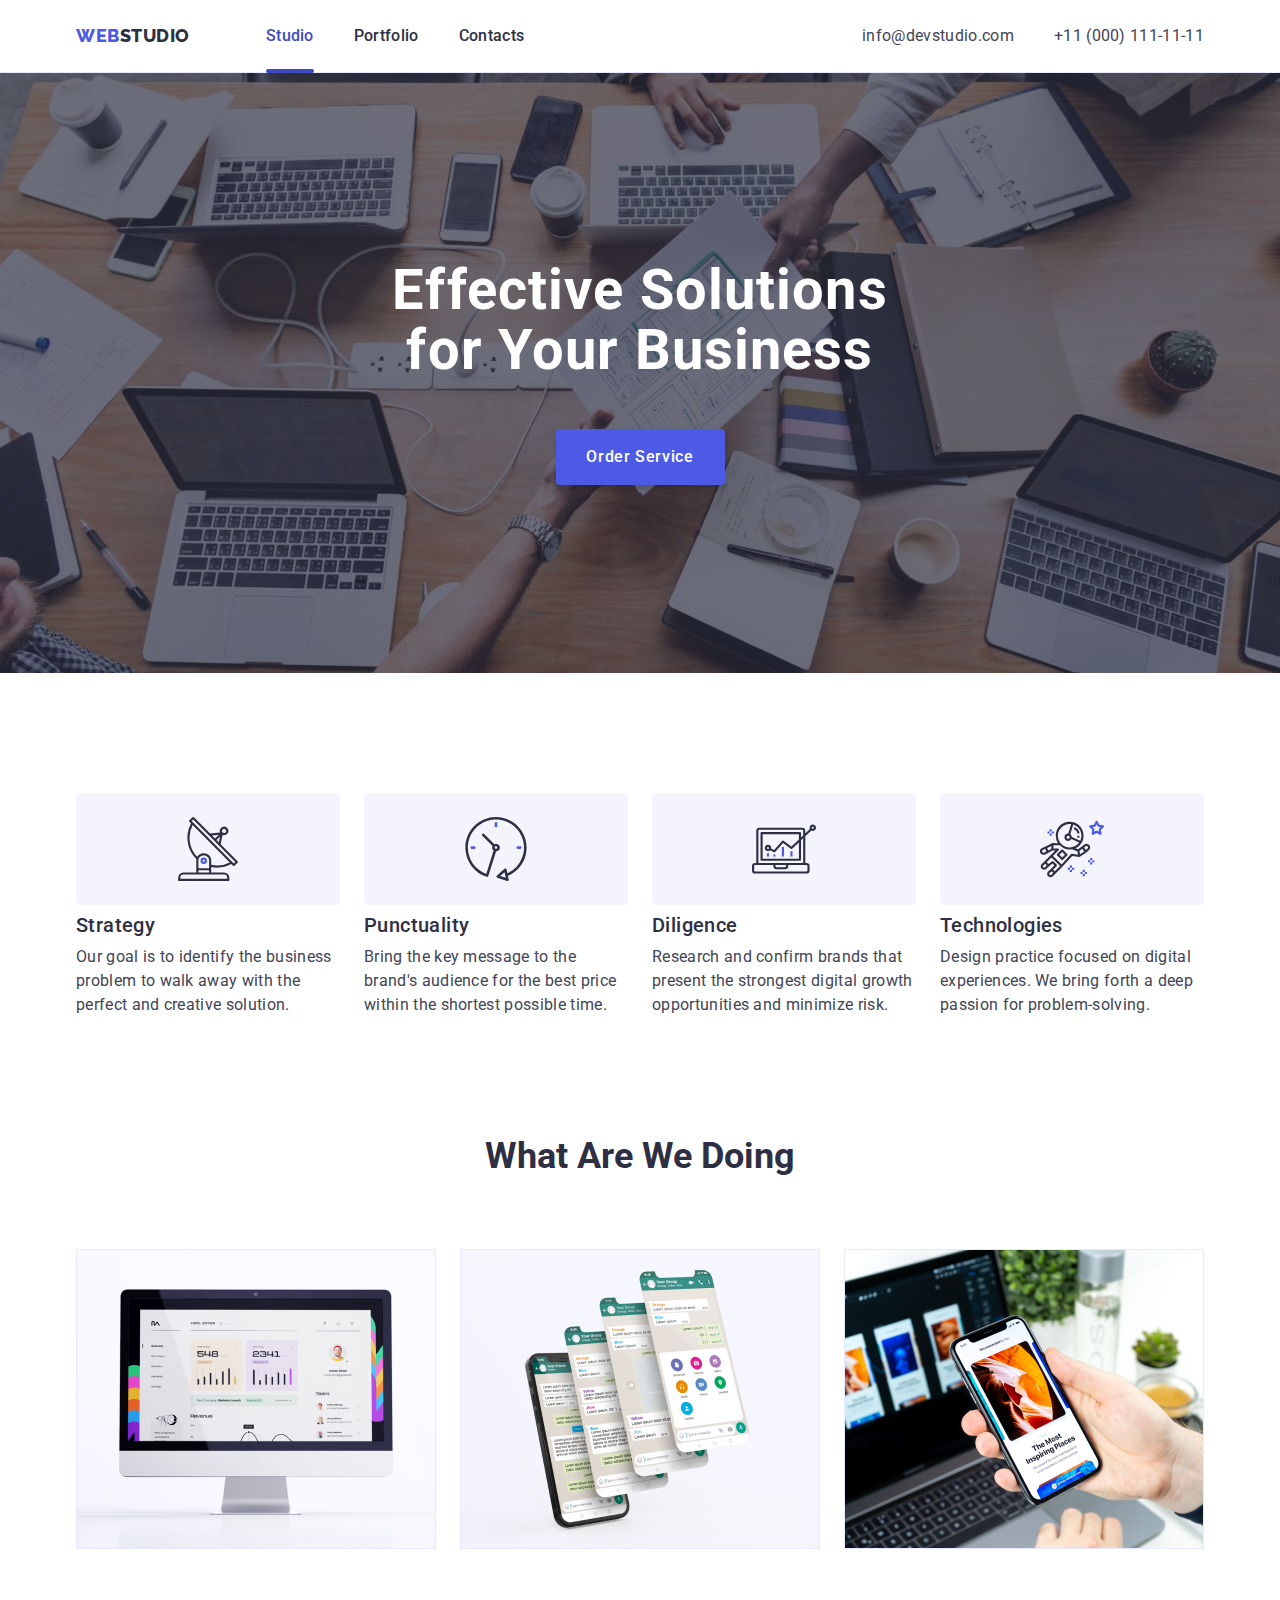
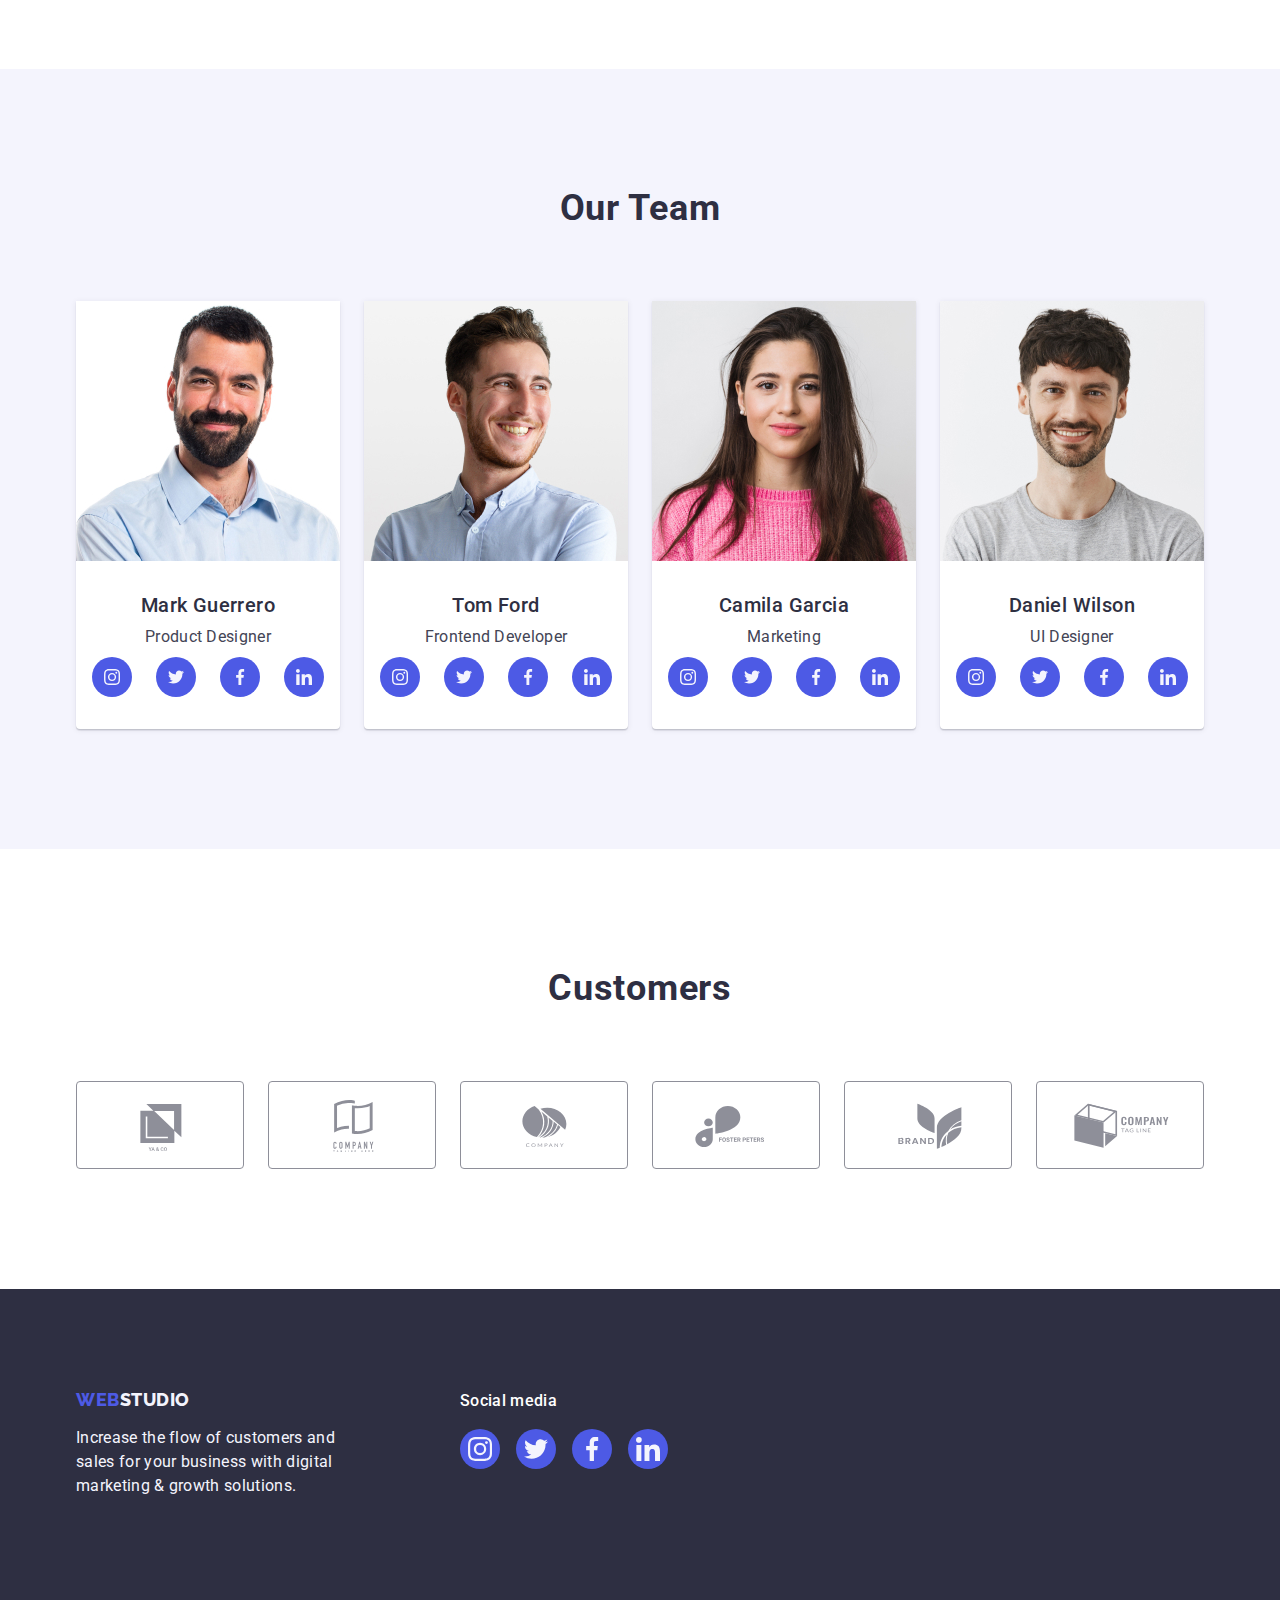
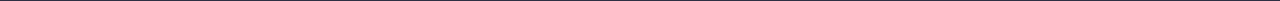
<file: index.html>
<!DOCTYPE html>
<html lang="en">
  <head>
    <meta charset="UTF-8" />
    <meta http-equiv="X-UA-Compatible" content="IE=edge" />
    <meta name="viewport" content="width=device-width, initial-scale=1.0" />
    <link
      rel="stylesheet"
      href="https://cdn.jsdelivr.net/npm/modern-normalize@1.1.0/modern-normalize.min.css"
    />
    <link rel="preconnect" href="https://fonts.googleapis.com" />
    <link rel="preconnect" href="https://fonts.gstatic.com" crossorigin />
    <link
      href="https://fonts.googleapis.com/css2?family=Raleway:wght@800&family=Roboto:wght@400;500;700;900&display=swap"
      rel="stylesheet"
    />
    <link
      rel="stylesheet"
      href="https://cdnjs.cloudflare.com/ajax/libs/modern-normalize/2.0.0/modern-normalize.min.css"
      integrity="sha512-4xo8blKMVCiXpTaLzQSLSw3KFOVPWhm/TRtuPVc4WG6kUgjH6J03IBuG7JZPkcWMxJ5huwaBpOpnwYElP/m6wg=="
      crossorigin="anonymous"
      referrerpolicy="no-referrer"
    />
    <link rel="stylesheet" href="./css/styles.css" />

    <title>WebStudio</title>
  </head>

  <body>
    <!-- Header -->
    <header class="header-main">
      <div class="page-nav container">
        <nav class="nav-logo">
          <a class="main-logo link" href="./index.html"
            >Web<span class="web-logo">Studio</span></a
          >
          <ul class="main-spisok list">
            <li>
              <a class="current spisok-item link" href="./index.html">Studio</a>
            </li>
            <li>
              <a class="spisok-item link" href="./portfolio.html">Portfolio</a>
            </li>
            <li>
              <a class="spisok-item link" href="">Contacts</a>
            </li>
          </ul>
        </nav>
        <address class="main-contacts">
          <ul class="contacts list">
            <li>
              <a class="link" href="mailto:info@devstudio.com"
                >info@devstudio.com</a
              >
            </li>
            <li>
              <a class="link" href="tel:+110001111111">+11 (000) 111-11-11</a>
            </li>
          </ul>
        </address>
      </div>
    </header>

    <main>
      <!-- Main page -->
      <section class="main-content">
        <div class="container">
          <h1 class="main-title">Effective Solutions for Your Business</h1>
          <button data-modal-open class="order-service" type="button">
            Order Service
          </button>
        </div>
      </section>

      <!-- Section2-->
      <section class="section-two">
        <div class="container">
          <h2 class="title-sect-two visually-hidden">Section 2</h2>
          <ul class="list-container list">
            <li class="sect-two-item">
              <div class="cont-icon">
                <svg class="icon" width="64" height="64">
                  <use href="./images/icons.svg#icon-antenna"></use>
                </svg>
              </div>
              <h3 class="sect-two-subtitle">Strategy</h3>
              <p class="sect-two-parag">
                Our goal is to identify the business problem to walk away with
                the perfect and creative solution.
              </p>
            </li>
            <li class="sect-two-item">
              <div class="cont-icon">
                <svg class="icon" width="64" height="64">
                  <use href="./images/icons.svg#icon-clock"></use>
                </svg>
              </div>
              <h3 class="sect-two-subtitle">Punctuality</h3>
              <p class="sect-two-parag">
                Bring the key message to the brand's audience for the best price
                within the shortest possible time.
              </p>
            </li>
            <li class="sect-two-item">
              <div class="cont-icon">
                <svg class="icon" width="64" height="64">
                  <use href="./images/icons.svg#icon-diagram"></use>
                </svg>
              </div>
              <h3 class="sect-two-subtitle">Diligence</h3>
              <p class="sect-two-parag">
                Research and confirm brands that present the strongest digital
                growth opportunities and minimize risk.
              </p>
            </li>
            <li class="sect-two-item">
              <div class="cont-icon">
                <svg class="icon" width="64" height="64">
                  <use href="./images/icons.svg#icon-astronaut"></use>
                </svg>
              </div>
              <h3 class="sect-two-subtitle">Technologies</h3>
              <p class="sect-two-parag">
                Design practice focused on digital experiences. We bring forth a
                deep passion for problem-solving.
              </p>
            </li>
          </ul>
        </div>
      </section>

      <!-- What are we doing -->
      <section class="section-three">
        <div class="container">
          <h2 class="title-sect-doing">What are we doing</h2>
          <ul class="list-doing list">
            <li class="list-item">
              <img
                src="./images/img1.jpg"
                alt="Monitor"
                width="360"
                height="300"
              />
            </li>
            <li class="list-item">
              <img
                src="./images/img2.jpg"
                alt="Smartphone"
                width="360"
                height="300"
              />
            </li>
            <li class="list-item">
              <img
                src="./images/img3.jpg"
                alt="Application"
                width="360"
                height="300"
              />
            </li>
          </ul>
        </div>
      </section>

      <!-- Our Team -->
      <section class="our-team">
        <div class="container">
          <h2 class="title-our-team">Our Team</h2>
          <ul class="team-container list">
            <li class="foto">
              <img
                src="./images/img-guerrero.jpg"
                alt="Mark Guerrero"
                width="264"
                height="260"
              />
              <div class="title-item">
                <h3 class="team-subtitle">Mark Guerrero</h3>
                <p class="our-team-parag">Product Designer</p>
                <ul class="menu-soc">
                  <li class="menu-soc-item">
                    <a
                      class="mini-soc link"
                      href="https://www.instagram.com/"
                      target="_blank"
                    >
                      <svg class="icon-soc icon" width="16" height="16">
                        <use href="./images/icons.svg#icon-instagram"></use>
                      </svg>
                    </a>
                  </li>
                  <li class="menu-soc-item">
                    <a
                      class="mini-soc link"
                      href="https://www.twitter.com/"
                      target="_blank"
                    >
                      <svg class="icon-soc icon" width="16" height="16">
                        <use href="./images/icons.svg#icon-twitter"></use>
                      </svg>
                    </a>
                  </li>
                  <li class="menu-soc-item">
                    <a
                      class="mini-soc link"
                      href="https://www.facebook.com/"
                      target="_blank"
                    >
                      <svg class="icon-soc icon" width="16" height="16">
                        <use href="./images/icons.svg#icon-facebook"></use>
                      </svg>
                    </a>
                  </li>
                  <li class="menu-soc-item">
                    <a
                      class="mini-soc link"
                      href="https://ua.linkedin.com/"
                      target="_blank"
                    >
                      <svg class="icon-soc icon" width="16" height="16">
                        <use href="./images/icons.svg#icon-linkedin"></use>
                      </svg>
                    </a>
                  </li>
                </ul>
              </div>
            </li>
            <li class="foto">
              <img
                src="./images/img-ford.jpg"
                alt="Tom Ford"
                width="264"
                height="260"
              />
              <div class="title-item">
                <h3 class="team-subtitle">Tom Ford</h3>
                <p class="our-team-parag">Frontend Developer</p>

                <ul class="menu-soc">
                  <li class="menu-soc-item">
                    <a
                      class="mini-soc link"
                      href="https://www.instagram.com/"
                      target="_blank"
                    >
                      <svg class="icon-soc icon" width="16" height="16">
                        <use href="./images/icons.svg#icon-instagram"></use>
                      </svg>
                    </a>
                  </li>
                  <li class="menu-soc-item">
                    <a
                      class="mini-soc link"
                      href="https://www.twitter.com/"
                      target="_blank"
                    >
                      <svg class="icon-soc icon" width="16" height="16">
                        <use href="./images/icons.svg#icon-twitter"></use>
                      </svg>
                    </a>
                  </li>
                  <li class="menu-soc-item">
                    <a
                      class="mini-soc link"
                      href="https://www.facebook.com/"
                      target="_blank"
                    >
                      <svg class="icon-soc icon" width="16" height="16">
                        <use href="./images/icons.svg#icon-facebook"></use>
                      </svg>
                    </a>
                  </li>
                  <li class="menu-soc-item">
                    <a
                      class="mini-soc link"
                      href="https://ua.linkedin.com/"
                      target="_blank"
                    >
                      <svg class="icon-soc icon" width="16" height="16">
                        <use href="./images/icons.svg#icon-linkedin"></use>
                      </svg>
                    </a>
                  </li>
                </ul>
              </div>
            </li>
            <li class="foto">
              <img
                src="./images/img-garcia.jpg"
                alt="Camila Garcia"
                width="264"
                height="260"
              />
              <div class="title-item">
                <h3 class="team-subtitle">Camila Garcia</h3>
                <p class="our-team-parag">Marketing</p>

                <ul class="menu-soc">
                  <li class="menu-soc-item">
                    <a
                      class="mini-soc link"
                      href="https://www.instagram.com/"
                      target="_blank"
                    >
                      <svg class="icon-soc icon" width="16" height="16">
                        <use href="./images/icons.svg#icon-instagram"></use>
                      </svg>
                    </a>
                  </li>
                  <li class="menu-soc-item">
                    <a
                      class="mini-soc link"
                      href="https://www.twitter.com/"
                      target="_blank"
                    >
                      <svg class="icon-soc icon" width="16" height="16">
                        <use href="./images/icons.svg#icon-twitter"></use>
                      </svg>
                    </a>
                  </li>
                  <li class="menu-soc-item">
                    <a
                      class="mini-soc link"
                      href="https://www.facebook.com/"
                      target="_blank"
                    >
                      <svg class="icon-soc icon" width="16" height="16">
                        <use href="./images/icons.svg#icon-facebook"></use>
                      </svg>
                    </a>
                  </li>
                  <li class="menu-soc-item">
                    <a
                      class="mini-soc link"
                      href="https://ua.linkedin.com/"
                      target="_blank"
                    >
                      <svg class="icon-soc icon" width="16" height="16">
                        <use href="./images/icons.svg#icon-linkedin"></use>
                      </svg>
                    </a>
                  </li>
                </ul>
              </div>
            </li>
            <li class="foto">
              <img
                src="./images/img-wilson.jpg"
                alt="Daniel Wilson"
                width="264"
                height="260"
              />
              <div class="title-item">
                <h3 class="team-subtitle">Daniel Wilson</h3>
                <p class="our-team-parag">UI Designer</p>

                <ul class="menu-soc">
                  <li class="menu-soc-item">
                    <a
                      class="mini-soc link"
                      href="https://www.instagram.com/"
                      target="_blank"
                    >
                      <svg class="icon-soc icon" width="16" height="16">
                        <use href="./images/icons.svg#icon-instagram"></use>
                      </svg>
                    </a>
                  </li>
                  <li class="menu-soc-item">
                    <a
                      class="mini-soc link"
                      href="https://www.twitter.com/"
                      target="_blank"
                    >
                      <svg class="icon-soc icon" width="16" height="16">
                        <use href="./images/icons.svg#icon-twitter"></use>
                      </svg>
                    </a>
                  </li>
                  <li class="menu-soc-item">
                    <a
                      class="mini-soc link"
                      href="https://www.facebook.com/"
                      target="_blank"
                    >
                      <svg class="icon-soc icon" width="16" height="16">
                        <use href="./images/icons.svg#icon-facebook"></use>
                      </svg>
                    </a>
                  </li>
                  <li class="menu-soc-item">
                    <a
                      class="mini-soc link"
                      href="https://ua.linkedin.com/"
                      target="_blank"
                    >
                      <svg class="icon-soc icon" width="16" height="16">
                        <use href="./images/icons.svg#icon-linkedin"></use>
                      </svg>
                    </a>
                  </li>
                </ul>
              </div>
            </li>
          </ul>
        </div>
      </section>

      <!-- Customers -->
      <section class="customers-page">
        <div class="container">
          <h2 class="customers-title">Customers</h2>
          <ul class="customers-item list">
            <li class="client-list">
              <a class="client link" href="" target="_blank">
                <svg class="client-icon icon" width="104" height="56">
                  <use href="./images/icons.svg#icon-logo1"></use>
                </svg>
              </a>
            </li>
            <li class="client-list">
              <a class="client link" href="" target="_blank">
                <svg class="client-icon icon" width="104" height="56">
                  <use href="./images/icons.svg#icon-logo2"></use>
                </svg>
              </a>
            </li>
            <li class="client-list">
              <a class="client link" href="" target="_blank">
                <svg class="client-icon icon" width="104" height="56">
                  <use href="./images/icons.svg#icon-Logo3"></use>
                </svg>
              </a>
            </li>
            <li class="client-list">
              <a class="client link" href="" target="_blank">
                <svg class="client-icon icon" width="104" height="56">
                  <use href="./images/icons.svg#icon-Logo4"></use>
                </svg>
              </a>
            </li>
            <li class="client-list">
              <a class="client link" href="" target="_blank">
                <svg class="client-icon icon" width="104" height="56">
                  <use href="./images/icons.svg#icon-Logo5"></use>
                </svg>
              </a>
            </li>
            <li class="client-list">
              <a class="client link" href="" target="_blank">
                <svg class="client-icon icon" width="104" height="56">
                  <use href="./images/icons.svg#icon-Logo6"></use>
                </svg>
              </a>
            </li>
          </ul>
        </div>
      </section>
    </main>

    <!-- Footer -->
    <footer class="footer-container">
      <div class="footsocial container">
        <div class="footerlo">
          <a href="./index.html" class="footer-logo link"
            >Web<span class="footer-web-logo">Studio</span></a
          >
          <p class="footer-text">
            Increase the flow of customers and sales for your business with
            digital marketing & growth solutions.
          </p>
        </div>
        <div class="social-list">
          <p class="social-media-title">Social media</p>
          <ul class="media-list list">
            <li class="media-item">
              <a
                href="https://www.instagram.com/"
                target="_blank"
                class="link-icon link"
              >
                <svg class="icon-soc" width="24" height="24">
                  <use href="./images/icons.svg#icon-instagram"></use>
                </svg>
              </a>
            </li>
            <li class="media-item">
              <a
                href="https://www.twitter.com/"
                target="_blank"
                class="link-icon link"
              >
                <svg class="icon-soc" width="24" height="24">
                  <use href="./images/icons.svg#icon-twitter"></use>
                </svg>
              </a>
            </li>
            <li class="media-item">
              <a
                href="https://www.facebook.com/"
                target="_blank"
                class="link-icon link"
              >
                <svg class="icon-soc" width="24" height="24">
                  <use href="./images/icons.svg#icon-facebook"></use>
                </svg>
              </a>
            </li>
            <li class="media-item">
              <a
                href="https://ua.linkedin.com/"
                target="_blank"
                class="link-icon link"
              >
                <svg class="icon-soc" width="24" height="24">
                  <use href="./images/icons.svg#icon-linkedin"></use>
                </svg>
              </a>
            </li>
          </ul>
        </div>
      </div>
    </footer>
    <!-- Modal window -->
    <div class="backdrop is-hidden" data-modal>
      <div class="modal">
        <button class="btn" type="button" data-modal-close>
          <svg class="btn-modal" width="8" height="8">
            <use href="./images/icons.svg#icon-close-black"></use>
          </svg>
        </button>
      </div>
    </div>

    <script src="./js/modal.js"></script>
  </body>
</html>
</file>
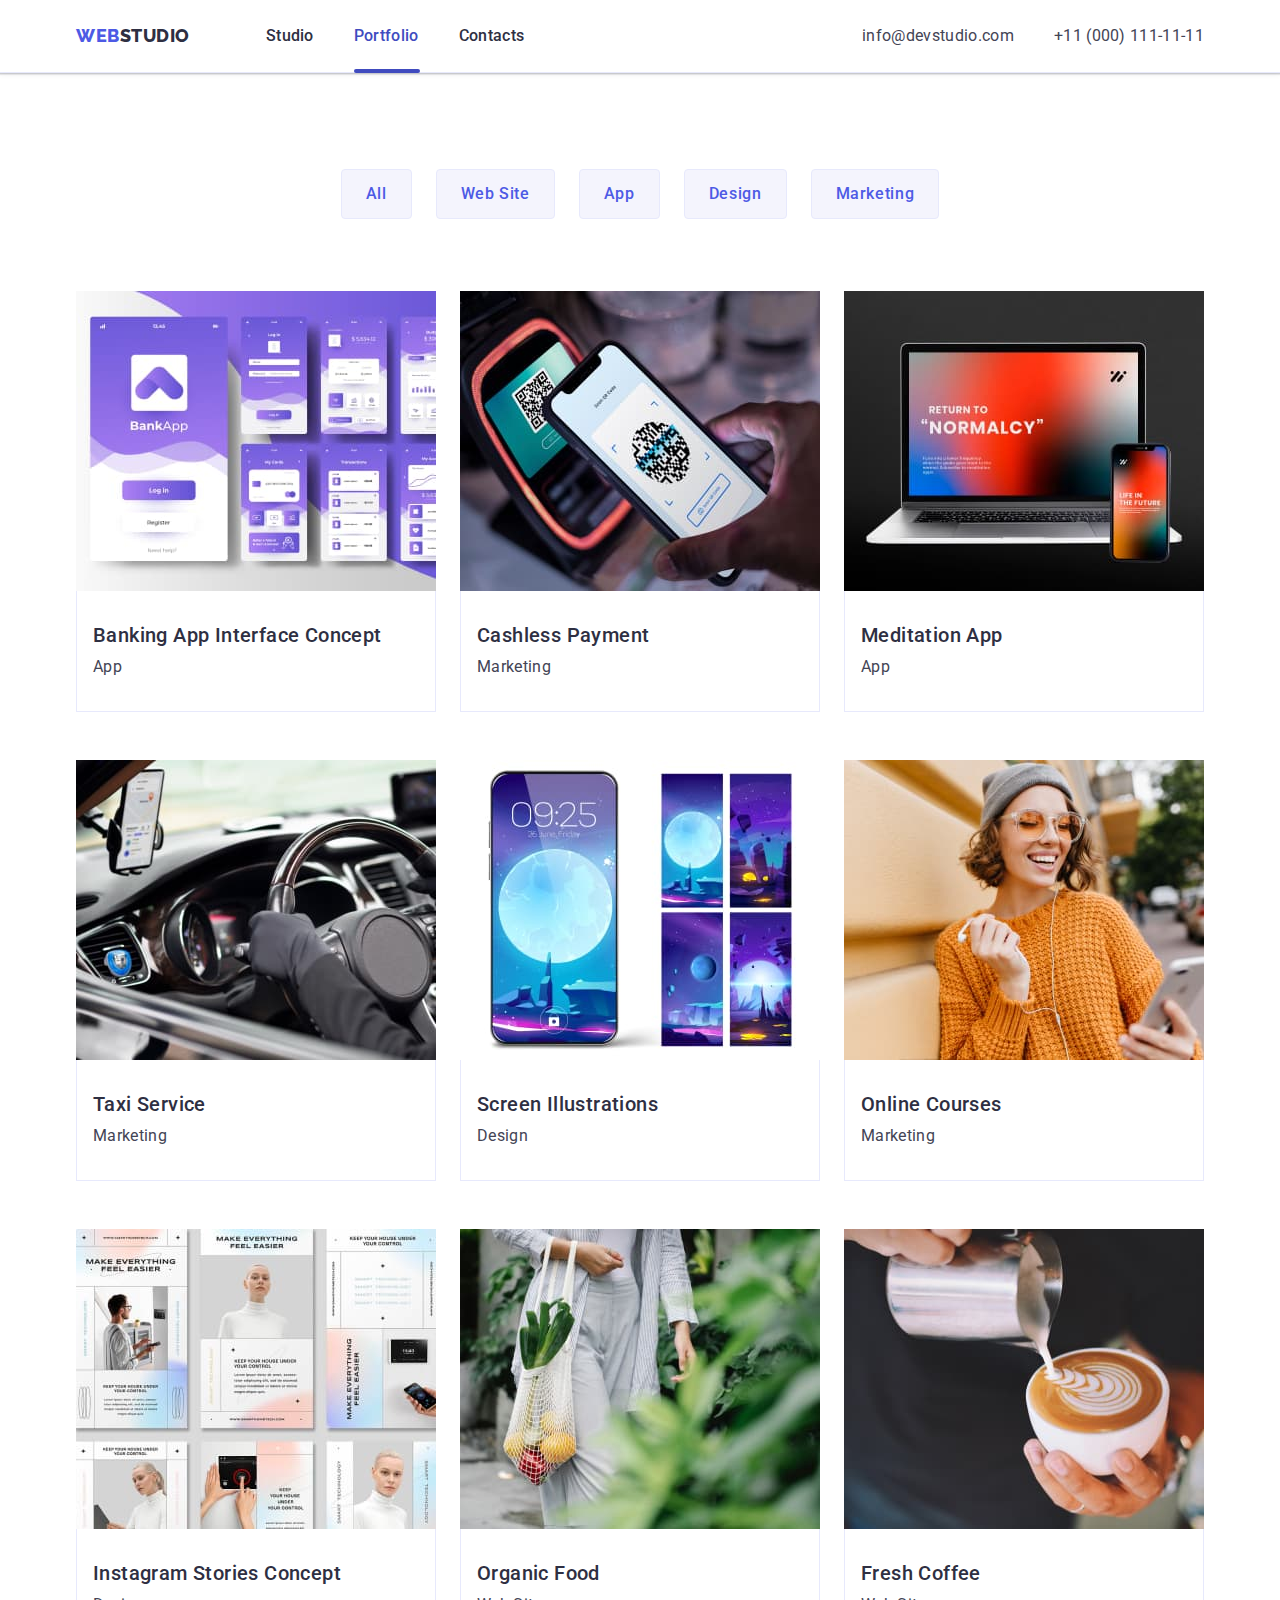
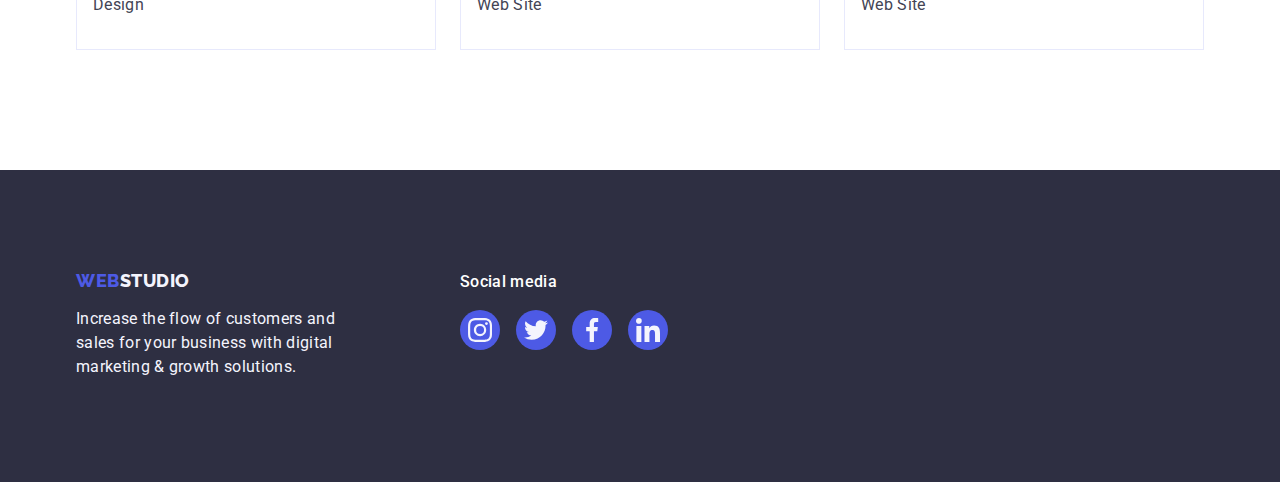
<file: portfolio.html>
<!DOCTYPE html>
<html lang="en">
  <head>
    <meta charset="UTF-8" />
    <meta name="viewport" content="width=device-width, initial-scale=1.0" />
    <meta http-equiv="X-UA-Compatible" content="IE=edge" />
    <link
      rel="stylesheet"
      href="https://cdn.jsdelivr.net/npm/modern-normalize@1.1.0/modern-normalize.min.css"
    />
    <link rel="preconnect" href="https://fonts.googleapis.com" />
    <link rel="preconnect" href="https://fonts.gstatic.com" crossorigin />
    <link
      href="https://fonts.googleapis.com/css2?family=Raleway:wght@800&family=Roboto:wght@400;500;700;900&display=swap"
      rel="stylesheet"
    />
    <link
      rel="stylesheet"
      href="https://cdnjs.cloudflare.com/ajax/libs/modern-normalize/2.0.0/modern-normalize.min.css"
      integrity="sha512-4xo8blKMVCiXpTaLzQSLSw3KFOVPWhm/TRtuPVc4WG6kUgjH6J03IBuG7JZPkcWMxJ5huwaBpOpnwYElP/m6wg=="
      crossorigin="anonymous"
      referrerpolicy="no-referrer"
    />
    <link rel="stylesheet" href="./css/styles.css" />

    <title>Portfolio</title>
  </head>

  <body>
    <!-- Header -->
    <header class="header-main">
      <div class="page-nav container">
        <nav class="nav-logo">
          <a class="main-logo link" href="./index.html"
            >Web<span class="web-logo">Studio</span></a
          >
          <ul class="main-spisok list">
            <li>
              <a class="spisok-item link" href="./index.html">Studio</a>
            </li>
            <li>
              <a
                class="current-portfolio spisok-item link"
                href="./portfolio.html"
                >Portfolio</a
              >
            </li>
            <li><a class="spisok-item link" href="">Contacts</a></li>
          </ul>
        </nav>
        <address class="main-contacts">
          <ul class="contacts list">
            <li>
              <a class="link" href="mailto:info@devstudio.com"
                >info@devstudio.com</a
              >
            </li>
            <li>
              <a class="link" href="tel:+110001111111">+11 (000) 111-11-11</a>
            </li>
          </ul>
        </address>
      </div>
    </header>

    <main>
      <!-- Lyst of projects -->
      <section class="section-portfolio">
        <div class="container">
          <h1 class="portfolio-title visually-hidden">Lyst of projects</h1>
          <ul class="funct-container list">
            <li><button class="functional" type="button">All</button></li>
            <li>
              <button class="functional" type="button">Web Site</button>
            </li>
            <li><button class="functional" type="button">App</button></li>
            <li><button class="functional" type="button">Design</button></li>
            <li>
              <button class="functional" type="button">Marketing</button>
            </li>
          </ul>
          <ul class="project-container list">
            <li class="card">
              <a class="link-card link" href="">
                <div class="card-box">
                  <img
                    src="./images/portfolio-img-1.jpg"
                    alt="Banking App Interface Concept"
                    width="360"
                    height="300"
                  />
                  <p class="overlay">
                    14 Stylish and User-Friendly App Design Concepts · Task
                    Manager App · Calorie Tracker App · Exotic Fruit Ecommerce
                    App · Cloud Storage App
                  </p>
                </div>
                <div class="h-p">
                  <h2 class="portfolio-subtitle">
                    Banking App Interface Concept
                  </h2>
                  <p class="portfolio-text">App</p>
                </div>
              </a>
            </li>
            <li class="card">
              <a class="link-card link" href="">
                <div class="card-box">
                  <img
                    src="./images/portfolio-img-2.jpg"
                    alt="Cashless Payment"
                    width="360"
                    height="300"
                  />
                  <p class="overlay">
                    14 Stylish and User-Friendly App Design Concepts · Task
                    Manager App · Calorie Tracker App · Exotic Fruit Ecommerce
                    App · Cloud Storage App
                  </p>
                </div>
                <div class="h-p">
                  <h2 class="portfolio-subtitle">Cashless Payment</h2>
                  <p class="portfolio-text">Marketing</p>
                </div>
              </a>
            </li>
            <li class="card">
              <a class="link-card link" href="">
                <div class="card-box">
                  <img
                    src="./images/portfolio-img-3.jpg"
                    alt="Meditation App"
                    width="360"
                    height="300"
                  />
                  <p class="overlay">
                    14 Stylish and User-Friendly App Design Concepts · Task
                    Manager App · Calorie Tracker App · Exotic Fruit Ecommerce
                    App · Cloud Storage App
                  </p>
                </div>
                <div class="h-p">
                  <h2 class="portfolio-subtitle">Meditation App</h2>
                  <p class="portfolio-text">App</p>
                </div>
              </a>
            </li>
            <li class="card">
              <a class="link-card link" href="">
                <div class="card-box">
                  <img
                    src="./images/portfolio-img-4.jpg"
                    alt="Taxi Service"
                    width="360"
                    height="300"
                  />
                  <p class="overlay">
                    14 Stylish and User-Friendly App Design Concepts · Task
                    Manager App · Calorie Tracker App · Exotic Fruit Ecommerce
                    App · Cloud Storage App
                  </p>
                </div>
                <div class="h-p">
                  <h2 class="portfolio-subtitle">Taxi Service</h2>
                  <p class="portfolio-text">Marketing</p>
                </div>
              </a>
            </li>
            <li class="card">
              <a class="link-card link" href="">
                <div class="card-box">
                  <img
                    src="./images/portfolio-img-5.jpg"
                    alt="Screen Illustrations"
                    width="360"
                    height="300"
                  />
                  <p class="overlay">
                    14 Stylish and User-Friendly App Design Concepts · Task
                    Manager App · Calorie Tracker App · Exotic Fruit Ecommerce
                    App · Cloud Storage App
                  </p>
                </div>
                <div class="h-p">
                  <h2 class="portfolio-subtitle">Screen Illustrations</h2>
                  <p class="portfolio-text">Design</p>
                </div>
              </a>
            </li>
            <li class="card">
              <a class="link-card link" href="">
                <div class="card-box">
                  <img
                    src="./images/portfolio-img-6.jpg"
                    alt="Online Courses"
                    width="360"
                    height="300"
                  />
                  <p class="overlay">
                    14 Stylish and User-Friendly App Design Concepts · Task
                    Manager App · Calorie Tracker App · Exotic Fruit Ecommerce
                    App · Cloud Storage App
                  </p>
                </div>
                <div class="h-p">
                  <h2 class="portfolio-subtitle">Online Courses</h2>
                  <p class="portfolio-text">Marketing</p>
                </div>
              </a>
            </li>
            <li class="card">
              <a class="link-card link" href="">
                <div class="card-box">
                  <img
                    src="./images/portfolio-img-7.jpg"
                    alt="Instagram Stories Concept"
                    width="360"
                    height="300"
                  />
                  <p class="overlay">
                    14 Stylish and User-Friendly App Design Concepts · Task
                    Manager App · Calorie Tracker App · Exotic Fruit Ecommerce
                    App · Cloud Storage App
                  </p>
                </div>
                <div class="h-p">
                  <h2 class="portfolio-subtitle">Instagram Stories Concept</h2>
                  <p class="portfolio-text">Design</p>
                </div>
              </a>
            </li>
            <li class="card">
              <a class="link-card link" href="">
                <div class="card-box">
                  <img
                    src="./images/portfolio-img-8.jpg"
                    alt="Organic Food"
                    width="360"
                    height="300"
                  />
                  <p class="overlay">
                    14 Stylish and User-Friendly App Design Concepts · Task
                    Manager App · Calorie Tracker App · Exotic Fruit Ecommerce
                    App · Cloud Storage App
                  </p>
                </div>
                <div class="h-p">
                  <h2 class="portfolio-subtitle">Organic Food</h2>
                  <p class="portfolio-text">Web Site</p>
                </div>
              </a>
            </li>
            <li class="card">
              <a class="link-card link" href="">
                <div class="card-box">
                  <img
                    src="./images/portfolio-img-9.jpg"
                    alt="Fresh Coffee"
                    width="360"
                    height="300"
                  />
                  <p class="overlay">
                    14 Stylish and User-Friendly App Design Concepts · Task
                    Manager App · Calorie Tracker App · Exotic Fruit Ecommerce
                    App · Cloud Storage App
                  </p>
                </div>
                <div class="h-p">
                  <h2 class="portfolio-subtitle">Fresh Coffee</h2>
                  <p class="portfolio-text">Web Site</p>
                </div>
              </a>
            </li>
          </ul>
        </div>
      </section>
    </main>

    <!-- Footer -->
    <footer class="footer-container">
      <div class="footsocial container">
        <div class="footerlo">
          <a href="./index.html" class="footer-logo link"
            >Web<span class="footer-web-logo">Studio</span></a
          >
          <p class="footer-text">
            Increase the flow of customers and sales for your business with
            digital marketing & growth solutions.
          </p>
        </div>
        <div class="social-list">
          <p class="social-media-title">Social media</p>
          <ul class="media-list list">
            <li class="media-item">
              <a
                href="https://www.instagram.com/"
                target="_blank"
                class="link-icon link"
              >
                <svg class="icon-soc" width="24" height="24">
                  <use href="./images/icons.svg#icon-instagram"></use>
                </svg>
              </a>
            </li>
            <li class="media-item">
              <a
                href="https://www.twitter.com/"
                target="_blank"
                class="link-icon link"
              >
                <svg class="icon-soc" width="24" height="24">
                  <use href="./images/icons.svg#icon-twitter"></use>
                </svg>
              </a>
            </li>
            <li class="media-item">
              <a
                href="https://www.facebook.com/"
                target="_blank"
                class="link-icon link"
              >
                <svg class="icon-soc" width="24" height="24">
                  <use href="./images/icons.svg#icon-facebook"></use>
                </svg>
              </a>
            </li>
            <li class="media-item">
              <a
                href="https://ua.linkedin.com/"
                target="_blank"
                class="link-icon link"
              >
                <svg class="icon-soc" width="24" height="24">
                  <use href="./images/icons.svg#icon-linkedin"></use>
                </svg>
              </a>
            </li>
          </ul>
        </div>
      </div>
    </footer>
  </body>
</html>
</file>
<file: css/styles.css>
:root {
  --white: #ffffff;
  --iris: #4d5ae5;
  --ocean: #404bbf;
  --cloud: #f4f4fd;
  --slate: #434455;
  --cornflower: #e7e9fc;
  --navyblue: #2e2f42;
  --green: #31d0aa;
  --lightslate: #8e8f99;
  --dairy: #fcfcfc;
}

body {
  font-family: "Roboto", sans-serif;
  background: #fff;
  color: var(--slate);
  /* height: 3451px; */
  margin: 0 auto;
}

h1,
h2,
h3,
p {
  margin: 0;
}

ul {
  margin: 0;
  padding-left: 0;
}

img {
  display: block;
  max-width: 100%;
}

.visually-hidden {
  position: absolute;
  width: 1px;
  height: 1px;
  margin: -1px;
  border: 0;
  padding: 0;
  white-space: nowrap;
  clip-path: inset(100%);
  clip: rect(0 0 0 0);
  overflow: hidden;
}
.container {
  max-width: 1440px;
  /* ! */
  width: 1158px;
  margin: 0 auto;
  padding: 0 15px 0 15px;
}

/* Header */
.header-main {
  border-bottom: 1px solid var(--cornflower);
  box-shadow: 0px 2px 1px rgba(46, 47, 66, 0.08),
    0px 1px 1px rgba(46, 47, 66, 0.16), 0px 1px 6px rgba(46, 47, 66, 0.08);
}

.page-nav {
  display: flex;
}

.nav-logo {
  display: flex;
  align-items: center;
}

.main-logo {
  color: var(--iris);
  font-family: Raleway, sans-serif;
  font-size: 18px;
  font-style: normal;
  font-weight: 800;
  line-height: 1.17;
  letter-spacing: 0.03em;
  text-transform: uppercase;
  text-decoration: none;
  margin-right: 76px;
}
.web-logo {
  color: var(--navyblue);
}

/* Navigations */
.main-spisok {
  display: flex;
  gap: 40px;
}

.spisok-item {
  color: var(--navyblue);
  font-size: 16px;
  font-style: normal;
  font-weight: 500;
  line-height: 1.5;
  letter-spacing: 0.02em;
  padding: 24px 0;
  display: inline-block;
  transition: color 250ms cubic-bezier(0.4, 0, 0.2, 1);
}

.spisok-item:hover,
.spisok-item:focus {
  color: var(--ocean);
}
.current {
  position: relative;
  color: var(--ocean);
}
.current-portfolio {
  position: relative;
  color: var(--ocean);
}

.current::after {
  width: 48px;
  color: var(--ocean);
  content: "";
  position: absolute;
  left: 0;
  bottom: -1px;
  height: 4px;
  background-color: var(--ocean);
  border-radius: 2px;
}
.current-portfolio::after {
  width: 66px;
  color: var(--ocean);
  content: "";
  position: absolute;
  left: 0;
  bottom: -1px;
  height: 4px;
  background-color: var(--ocean);
  border-radius: 2px;
}

/* Contacts */

.main-contacts {
  font-style: normal;
  margin-left: auto;
}
.main-contacts ul {
  display: flex;
  gap: 40px;
  /* padding-left: 302px;
  padding-top: 24px; */
}

.contacts a {
  color: var(--slate);
  font-size: 16px;
  font-style: normal;
  font-weight: 400;
  line-height: 24px;
  letter-spacing: 0.02em;
  transition: color 250ms cubic-bezier(0.4, 0, 0.2, 1);
  display: inline-block;
  padding-bottom: 24px;
  padding-top: 24px;
}
.contacts a:hover,
.contacts a:focus {
  color: var(--ocean);
}

/* Main page */
.main-content {
  max-width: 1440px;
  background-color: var(--navyblue);
  height: 600px;
  padding: 188px 0;
  background-image: linear-gradient(
      rgba(46, 47, 66, 0.7),
      rgba(46, 47, 66, 0.7)
    ),
    url(../images/hero-bg.jpg);
  background-repeat: no-repeat;
  background-size: auto;
  background-position: center;
  background-size: cover;
  margin: 0 auto;
}

.main-title {
  max-width: 496px;
  color: var(--white);
  text-align: center;
  font-size: 56px;
  font-style: normal;
  font-weight: 700;
  line-height: 1.07;
  letter-spacing: 0.02em;
  margin: 0 auto;
}

/* Button order-service */
.order-service {
  display: block;
  cursor: pointer;
  text-align: center;
  color: var(--white);
  background-color: var(--iris);
  min-width: 169px;
  height: 56px;
  border: none;
  font-size: 16px;
  font-style: normal;
  font-weight: 500;
  line-height: 24px;
  letter-spacing: 0.64px;
  border-radius: 4px;
  box-shadow: 0px 4px 4px 0px rgba(0, 0, 0, 0.15);
  margin-left: auto;
  margin-right: auto;
  margin-top: 48px;
  transition: color 250ms cubic-bezier(0.4, 0, 0.2, 1);
  transition: background-color 250ms cubic-bezier(0.4, 0, 0.2, 1);
}
.order-service:hover,
.order-service:focus {
  color: var(--white);
  background-color: var(--ocean);
}

/* Modal window */
.backdrop {
  position: fixed;
  left: 0;
  top: 0;
  width: 100%;
  height: 100%;
  background-color: rgba(46, 47, 66, 0.4);
  transition: opacity 250ms cubic-bezier(0.4, 0, 0.2, 1),
    visibility 250ms cubic-bezier(0.4, 0, 0.2, 1);
}

.backdrop.is-hidden {
  visibility: hidden;
  opacity: 0;
  pointer-events: none;
}
/* .main-content {
  position: relative;
} */

.modal {
  position: absolute;
  left: 50%;
  top: 50%;
  transform: translate(-50%, -50%) scale(1);
  width: 408px;
  min-height: 584px;
  border-radius: 4px;
  background: var(--dairy);
  box-shadow: 0px 2px 1px 0px rgba(0, 0, 0, 0.2),
    0px 1px 3px 0px rgba(0, 0, 0, 0.12), 0px 1px 1px 0px rgba(0, 0, 0, 0.14);
  transition: transform 250ms cubic-bezier(0.4, 0, 0.2, 1);
}
.btn {
  cursor: pointer;
  position: absolute;
  top: 24px;
  right: 24px;
  display: flex;
  width: 24px;
  height: 24px;
  border-radius: 50%;
  border: 1px solid rgba(0, 0, 0, 0.1);
  background-color: var(--cornflower);
  align-items: center;
  justify-content: center;
  padding: 0;
  transition: background-color 250ms cubic-bezier(0.4, 0, 0.2, 1),
    border 250ms cubic-bezier(0.4, 0, 0.2, 1);
}
.btn:hover {
  background-color: var(--ocean);
  border: none;
}
.btn:focus {
  background-color: var(--ocean);
  border: none;
}
.btn-modal {
  transition: fill 250ms cubic-bezier(0.4, 0, 0.2, 1);
}
.btn:hover .btn-modal {
  fill: #ffffff;
}
.btn:focus .btn-modal {
  fill: #ffffff;
}

/* Section2 */
.section-two {
  padding-top: 120px;
  padding-bottom: 120px;
}
.list-container {
  display: flex;
  gap: 24px;
}
.sect-two-item {
  width: calc((100% - 72px) / 4);
}
.title-sect-two {
  color: var(--navyblue);
  font-size: 20px;
  line-height: 1.2;
  letter-spacing: 0.02em;
}
.sect-two-subtitle {
  color: var(--navyblue);
  font-size: 20px;
  text-align: left;
  font-weight: 500;
  line-height: 1.2;
  letter-spacing: 0.02em;
  margin-bottom: 8px;
  margin-top: 8px;
}
.sect-two-parag {
  color: var(--slate);
  width: 264px;
  font-weight: 400;
  line-height: 24px;
  letter-spacing: 0.32px;
}
.cont-icon {
  display: flex;
  align-items: center;
  justify-content: center;
  background-color: var(--cloud);
  height: 112px;
  border-radius: 4px;
  margin-bottom: 8px;
}

/*  Section 3*/
.section-three {
  padding-bottom: 120px;
}
.title-sect-doing {
  color: var(--navyblue);
  text-align: center;
  font-size: 36px;
  line-height: 1.11;
  text-transform: capitalize;
  text-align: center;

  margin-bottom: 72px;
}
.list {
  list-style: none;
}
.list-doing {
  display: flex;
  gap: 24px;
  flex-direction: row;
  justify-content: center;
}
.list-item {
  width: calc((100% - 48px) / 3);
}

/* Our team */

.our-team {
  background-color: #f4f4fd;
  padding: 120px 0;
}
.title-our-team {
  color: var(--navyblue);
  font-size: 36px;
  line-height: 1.11;
  letter-spacing: 0.02em;
  text-transform: capitalize;
  text-align: center;
  margin-bottom: 72px;
}
.team-container {
  display: flex;
  gap: 24px;
}
.foto {
  background-color: var(--white);
  width: calc((100% - 72px) / 4);
  border-radius: 0px 0px 4px 4px;
  box-shadow: 0px 2px 1px 0px rgba(46, 47, 66, 0.08),
    0px 1px 1px 0px rgba(46, 47, 66, 0.16),
    0px 1px 6px 0px rgba(46, 47, 66, 0.08);
}

.title-item {
  padding: 32px 0;
}
.team-subtitle {
  color: var(--navyblue);
  text-align: center;
  font-size: 20px;
  font-weight: 500;
  line-height: 1.2;
  letter-spacing: 0.4px;
  margin-bottom: 8px;
}
.our-team-parag {
  color: var(--slate);
  text-align: center;
  font-size: 16px;
  font-weight: 400;
  line-height: 1.5;
  letter-spacing: 0.32px;
  margin-bottom: 8px;
}

.menu-soc {
  display: flex;
  list-style: none;
  gap: 24px;
  justify-content: center;
}
.menu-soc-item {
  width: 40px;
  height: 40px;
}
.mini-soc {
  width: 100%;
  height: 100%;
  background-color: var(--iris);
  border-radius: 50%;
  transition: background-color 250ms cubic-bezier(0.4, 0, 0.2, 1);
  display: flex;
  justify-content: center;
  align-items: center;
}

.mini-soc:hover {
  background-color: var(--ocean);
}
.mini-soc:focus {
  background-color: var(--ocean);
}

/* Customers */
.customers-page {
  padding-top: 120px;
  padding-bottom: 120px;
  background-color: var(--white);
}
.customers-title {
  color: var(--navyblue);
  font-size: 36px;
  line-height: 1.11;
  letter-spacing: 0.02em;
  text-transform: capitalize;
  text-align: center;
  margin-bottom: 72px;
}
.client {
  display: flex;
  justify-content: center;
  align-items: center;
  border-radius: 4px;
  border: 1px solid var(--lightslate);
  width: 100%;
  height: 100%;
  color: var(--lightslate);
  transition: border-color 250ms cubic-bezier(0.4, 0, 0.2, 1),
    color 250ms cubic-bezier(0.4, 0, 0.2, 1);
}
.customers-item {
  display: flex;
  gap: 24px;
  justify-content: center;
}
.client-icon {
  fill: currentColor;
}
.client:hover,
.client:focus {
  border: 1px solid var(--ocean);
  color: var(--ocean);
}
.client-list {
  width: calc((100% - 120px) / 6);
  height: 88px;
}
/* Footer */
.footer-container {
  padding: 100px 0 0 0;
  height: 312px;
  background: var(--navyblue);
  /* max-width: 1440px; */
  /* margin: 0 auto; */
}
.footsocial {
  display: flex;
  /* gap: 120px; */
  align-items: baseline;
}
.link {
  text-decoration: none;
}
.footerlo {
  margin-right: 120px;
}

.footer-logo {
  display: inline-block;
  color: var(--iris);
  font-family: Raleway, sans-serif;
  font-size: 18px;
  font-weight: 800;
  line-height: 1.17;
  letter-spacing: 0.54px;
  text-transform: uppercase;
  margin-bottom: 16px;
}
.footer-web-logo {
  color: var(--cloud);
}
.footer-text {
  width: 264px;
  color: var(--cloud);
  font-size: 16px;
  font-weight: 400;
  line-height: 1.5;
  letter-spacing: 0.32px;
}
/* Media list */
.social-list {
  display: inline-block;
}

.social-media-title {
  color: var(--white);
  font-weight: 500;
  font-size: 16px;
  line-height: 1.5;
  letter-spacing: 0.02em;
  margin-bottom: 16px;
}

.media-list {
  display: flex;
  gap: 16px;
  flex-shrink: 0;
  margin-top: 16px;
}
.media-item {
  width: 40px;
  height: 40px;
}
.link-icon {
  width: 100%;
  height: 100%;
  border-radius: 50%;
  background-color: var(--iris);
  display: flex;
  justify-content: center;
  align-items: center;
  transition: background-color 250ms cubic-bezier(0.4, 0, 0.2, 1);
}
.link-icon:hover,
.link-icon:focus {
  background-color: var(--green);
}
.icon-soc {
  fill: var(--cloud);
}

/* Portfolio */

/* List of button  */
.section-portfolio {
  padding: 96px 0 120px 0;
}
.funct-container {
  display: flex;
  gap: 24px;
  flex-direction: row;
  justify-content: center;
  margin-bottom: 72px;
}
.functional {
  cursor: pointer;
  background: var(--cloud);
  color: var(--iris);
  text-align: center;
  border: 1px solid var(--cornflower);
  border-style: none;
  font-weight: 500;
  font-size: 16px;
  line-height: 1.5;
  letter-spacing: 0.04em;
  border-radius: 4px;
  border: 1px solid var(--cornflower);
  padding: 12px 24px;
  transition: color 250ms cubic-bezier(0.4, 0, 0.2, 1),
    background-color 250ms cubic-bezier(0.4, 0, 0.2, 1),
    border-color 250ms cubic-bezier(0.4, 0, 0.2, 1),
    box-shadow 250ms cubic-bezier(0.4, 0, 0.2, 1);
}
.functional:hover,
.functional:focus {
  color: var(--white);
  background: var(--ocean);
  border: 1px solid transparent;
  box-shadow: 0px 2px 2px 0px rgba(0, 0, 0, 0.12),
    0px 2px 1px 0px rgba(0, 0, 0, 0.08), 0px 3px 1px 0px rgba(0, 0, 0, 0.1);
}
/* List of projects */
.project-container {
  display: flex;
  flex-wrap: wrap;
  column-gap: 24px;
  row-gap: 48px;
}
.portfolio-title {
  color: var(--white);
  text-align: center;
  font-size: 56px;
  font-style: normal;
  font-weight: 700;
  line-height: 1.07;
  letter-spacing: 0.02em;
}
.portfolio-subtitle {
  color: var(--navyblue);
  font-size: 20px;
  font-weight: 500;
  line-height: 1.2;
  letter-spacing: 0.02em;
  margin-bottom: 8px;
}
.portfolio-text {
  color: var(--slate);
  font-size: 16px;
  font-weight: 400;
  line-height: 1.5;
  letter-spacing: 0.02em;
}
.h-p {
  padding: 32px 16px;
  border: 1px solid var(--cornflower);
  border-top: none;
}

.card {
  width: calc((100% - 48px) / 3);
  background: var(--white);
}
.link-card {
  display: block;
  width: 360px;
  transition: box-shadow 250ms cubic-bezier(0.4, 0, 0.2, 1);
}
.link-card:hover {
  box-shadow: 0px 2px 1px 0px rgba(46, 47, 66, 0.08),
    0px 1px 1px 0px rgba(46, 47, 66, 0.16),
    0px 1px 6px 0px rgba(46, 47, 66, 0.08);
}

.link-card:focus {
  box-shadow: 0px 2px 1px 0px rgba(46, 47, 66, 0.08),
    0px 1px 1px 0px rgba(46, 47, 66, 0.16),
    0px 1px 6px 0px rgba(46, 47, 66, 0.08);
}

.card-box {
  position: relative;
  width: 360px;
  height: 300px;
  margin: 0 auto;
  overflow: hidden;
}
.overlay {
  position: absolute;
  top: 0;
  font-size: 16px;
  line-height: 1.5;
  letter-spacing: 0.02em;
  color: var(--cloud);
  font-weight: 400;
  width: 100%;
  height: 100%;
  padding: 40px 32px;
  background-color: var(--iris);
  transform: translateY(100%);
  transition: transform 250ms cubic-bezier(0.4, 0, 0.2, 1);
}

.link-card:hover .overlay,
.link-card:focus .overlay {
  transform: translateY(0%);
}
/* .card-box:hover .overlay {
  transform: translateY(0%);
}
.card-box:focus .overlay {
  transform: translateY(0%);
} */
</file>
